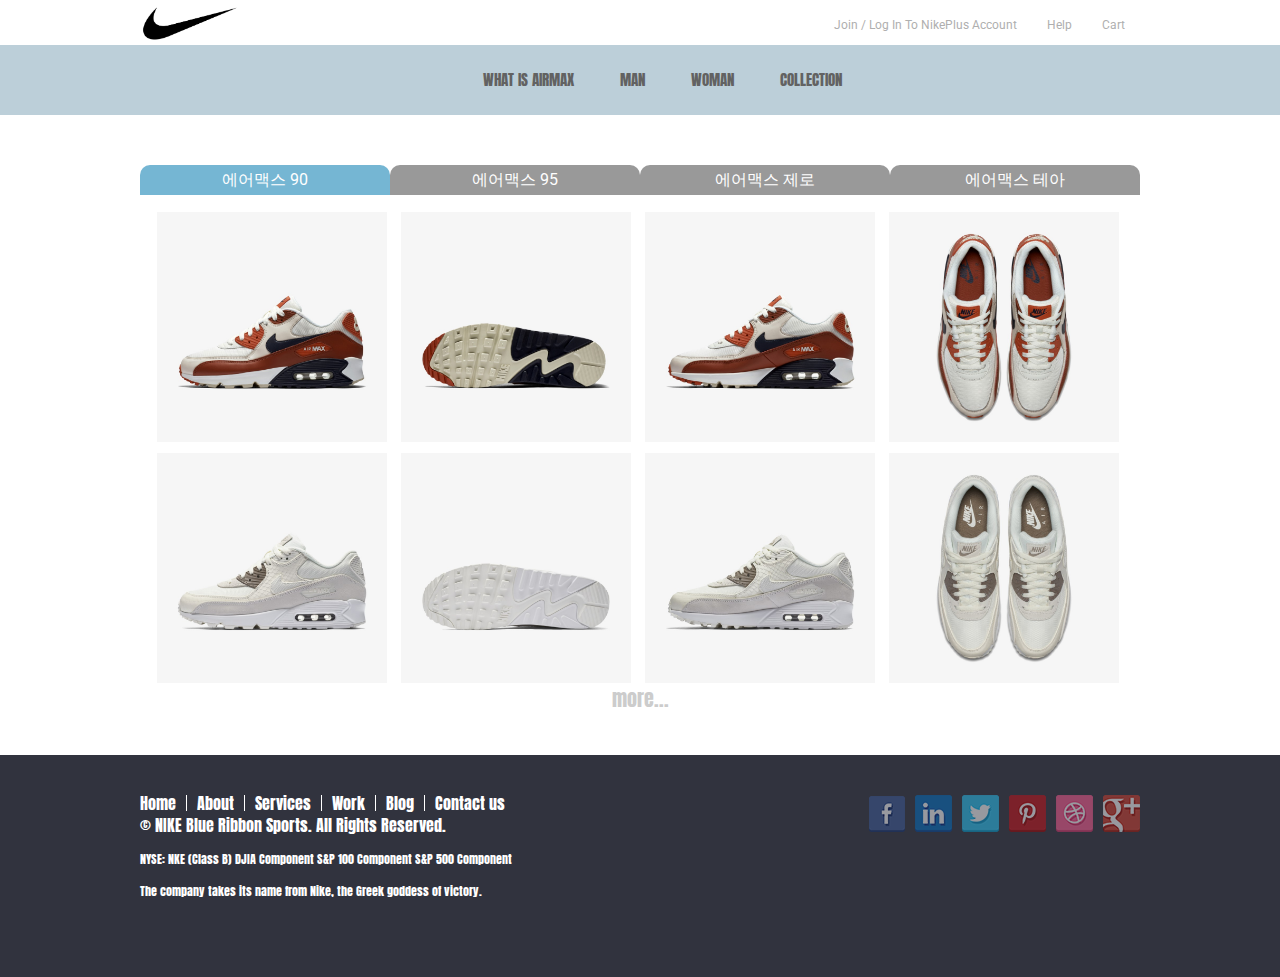
<file: collection.html>
<!DOCTYPE html>
<html>
    <head>
        <meta charset="utf-8">
        <title></title>
        <link href="https://fonts.googleapis.com/css?family=Anton" rel="stylesheet">
        <link href="https://fonts.googleapis.com/css?family=Roboto" rel="stylesheet">
        <link rel="stylesheet" href="css/collection.css">
    </head>
    <body>
        <div class="navigation">
            <h1><a href="./example-1.html"><img src="img/logo_nike.png" width="100" height="37" alt="BLUEBOX" /></a></h1>
            <link href="https://fonts.googleapis.com/css?family=Roboto" rel="stylesheet">
            
            <ul>
                    <li><a href="#">Join / Log In To NikePlus Account</a></li>
                    <li><a href="#">Help</a></li>
                    <li><a href="#">Cart</a></li>
                    
                </ul>
        </div>
        <hr>
        <div class="subtit">
            <div>
                <ul>
                    <li><a href="./example-1.html">WHAT IS AIRMAX</a></li>
                    <li><a href="./man.html">MAN</a></li>
                    <li><a href="./woman.html">WOMAN</a></li>
                    <li><a href="./collection.html">COLLECTION</a></li>
                </ul>
            </div>
        </div>

        
        <div id="tab-menu" class="tab-menu">
            <ul>
              <li><a href="#" class="selected">에어맥스 90</a></li>
              <li><a href="#">에어맥스 95</a></li>
              <li><a href="#">에어맥스 제로</a></li>
              <li><a href="#">에어맥스 테아</a></li>
            </ul>
        </div>
        <div class="tab-container">
          <div class="tab-content selected">
                <div id="product_img">       
                        <img id="product1" src="img/coll/1-1.jpg" width="230" alt="">
                        <img id="product2" src="img/coll/1-2.jpg" width="230" alt="">
                        <img id="product3" src="img/coll/1-3.jpg" width="230" alt="">
                        <img id="product4" src="img/coll/1-4.jpg" width="230" alt="">
                 </div>
                 <div id="product_img">       
                        <img id="product1" src="img/coll/2-1.jpg" width="230" alt="">
                        <img id="product2" src="img/coll/2-2.jpg" width="230" alt="">
                        <img id="product3" src="img/coll/2-3.jpg" width="230" alt="">
                        <img id="product4" src="img/coll/2-4.jpg" width="230" alt="">
                 </div>
                 <ul><li><center><a href="#"> more...</a></center></li></ul>
          </div>
          <div class="tab-content">
                <div id="product_img">       
                        <img id="product1" src="img/coll/3-1.jpg" width="230" alt="">
                        <img id="product2" src="img/coll/3-2.jpg" width="230" alt="">
                        <img id="product3" src="img/coll/3-3.jpg" width="230" alt="">
                        <img id="product4" src="img/coll/3-4.jpg" width="230" alt="">
                 </div>
                 <div id="product_img">       
                        <img id="product1" src="img/coll/4-1.jpg" width="230" alt="">
                        <img id="product2" src="img/coll/4-2.jpg" width="230" alt="">
                        <img id="product3" src="img/coll/4-3.jpg" width="230" alt="">
                        <img id="product4" src="img/coll/4-4.jpg" width="230" alt="">
                 </div>
                 <ul><li><center><a href="#"> more...</a></center></li></ul>
          </div>
          <div class="tab-content">
                <div id="product_img">       
                        <img id="product1" src="img/coll/5-1.png" width="230" alt="">
                        <img id="product2" src="img/coll/5-2.png" width="230" alt="">
                        <img id="product3" src="img/coll/5-3.png" width="230" alt="">
                        <img id="product4" src="img/coll/5-4.png" width="230" alt="">
                 </div>
                 <div id="product_img">       
                        <img id="product1" src="img/coll/6-1.png" width="230" alt="">
                        <img id="product2" src="img/coll/6-2.png" width="230" alt="">
                        <img id="product3" src="img/coll/6-3.png" width="230" alt="">
                        <img id="product4" src="img/coll/6-4.png" width="230" alt="">
                 </div>
                 <ul><li><center><a href="#"> more...</a></center></li></ul>
          </div>
          <div class="tab-content">
                <div id="product_img">       
                        <img id="product1" src="img/coll/7-1.png" width="230" alt="">
                        <img id="product2" src="img/coll/7-2.png" width="230" alt="">
                        <img id="product3" src="img/coll/7-3.png" width="230" alt="">
                        <img id="product4" src="img/coll/7-4.png" width="230" alt="">
                 </div>
                 <div id="product_img">       
                        <img id="product1" src="img/coll/8-1.png" width="230" alt="">
                        <img id="product2" src="img/coll/8-2.png" width="230" alt="">
                        <img id="product3" src="img/coll/8-3.png" width="230" alt="">
                        <img id="product4" src="img/coll/8-4.png" width="230" alt="">
                 </div>
                 <ul><li><center><a href="#"> more...</a></center></li></ul>
          </div>
        </div>
        <script src="./js/script.js" type="text/javascript"></script>
        

        <div class="footer">
            <div class="wrapper">
                <div class="copy">
                    <ul>
                        <li><a href="#">Home</a></li>
                        <li><a href="#">About</a></li>
                        <li><a href="#">Services</a></li>
                        <li><a href="#">Work</a></li>
                        <li><a href="#">Blog</a></li>
                        <li><a href="#">Contact us</a></li>
                    </ul>
                    <p>© NIKE Blue Ribbon Sports.  All Rights Reserved.</p>
                    <p class="stxt">NYSE: NKE (Class B)
                            DJIA Component
                            S&P 100 Component
                            S&P 500 Component</p>
                            <p class="stxt"> The company takes its name from Nike, the Greek goddess of victory.</p>
                </div>
                <div class="snswrap">
                    <ul>
                        <li><img src="img/sns-1.png" /></li>
                        <li><img src="img/sns-2.png" /></li>
                        <li><img src="img/sns-3.png" /></li>
                        <li><img src="img/sns-4.png" /></li>
                        <li><img src="img/sns-5.png" /></li>
                        <li><img src="img/sns-6.png" /></li>
                    </ul>
                </div>
                <hr />
            </div>
        </div>
    </body>
</html>
</file>
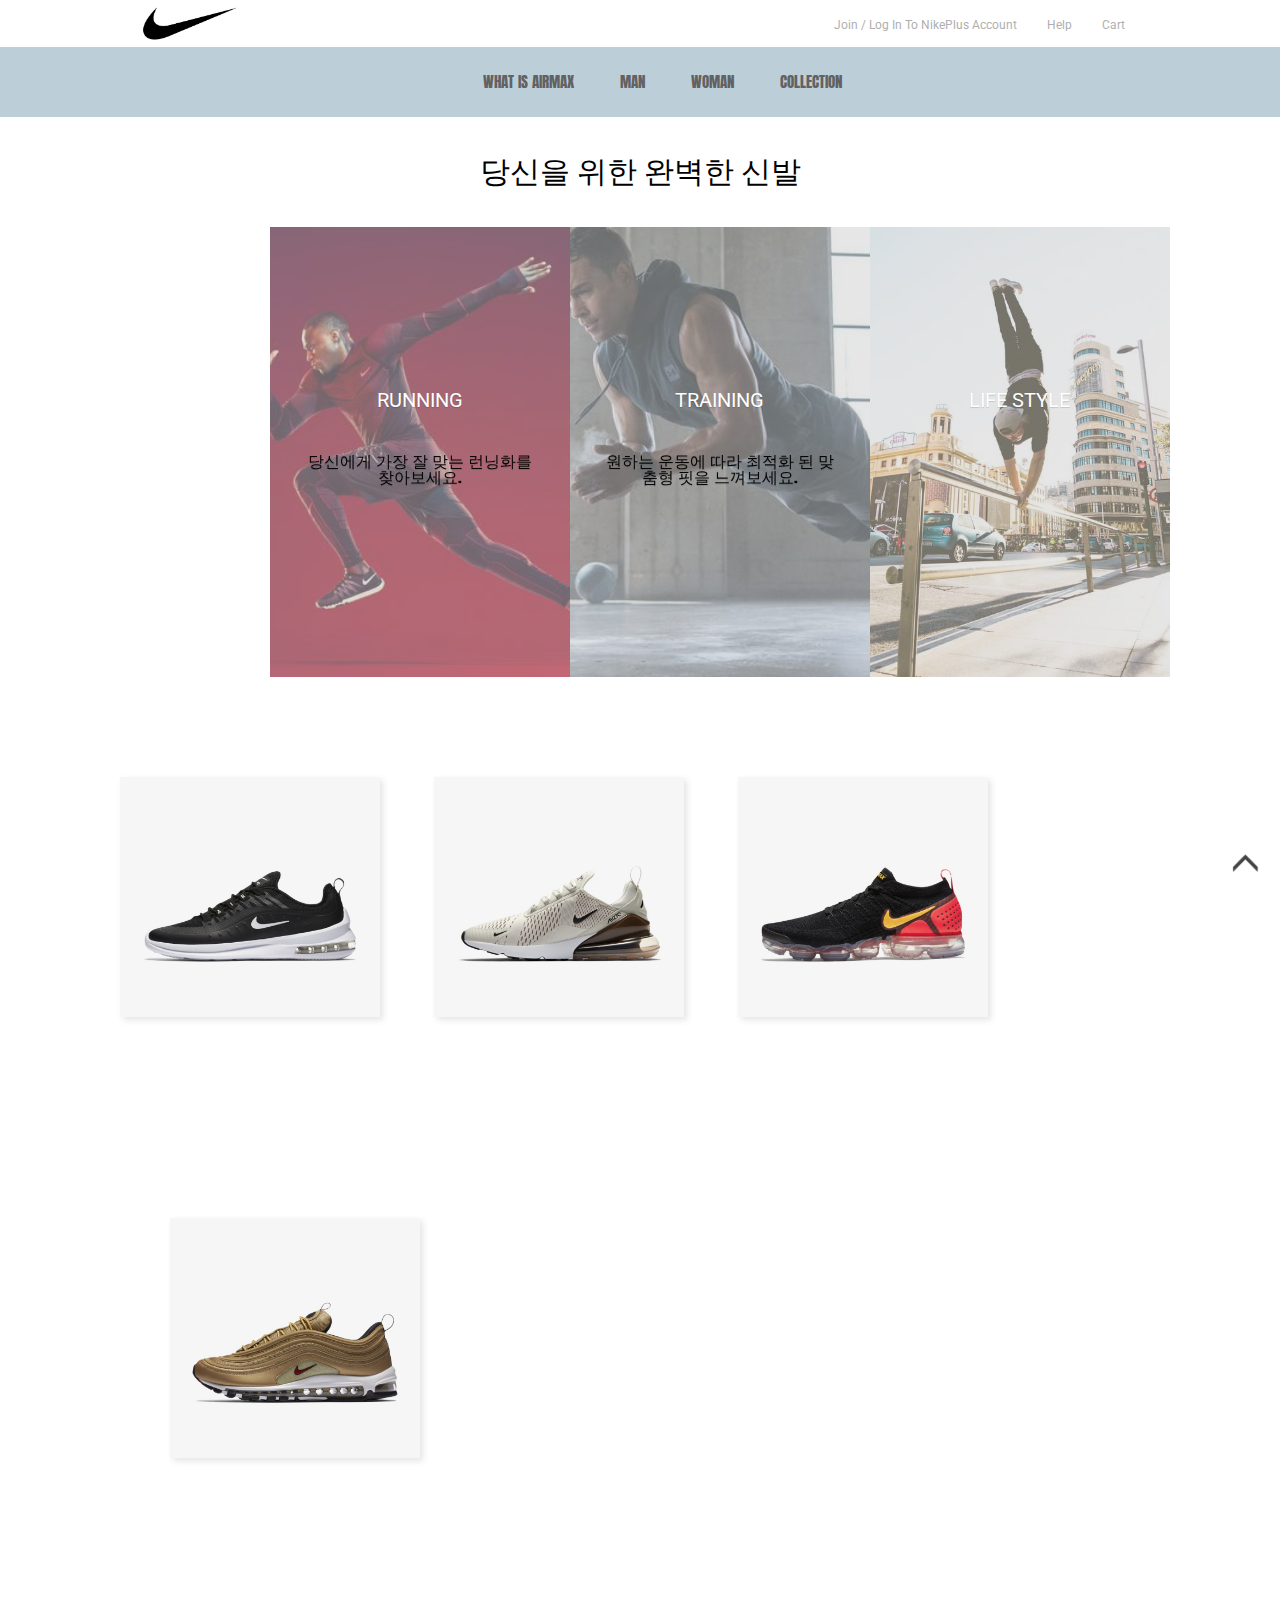
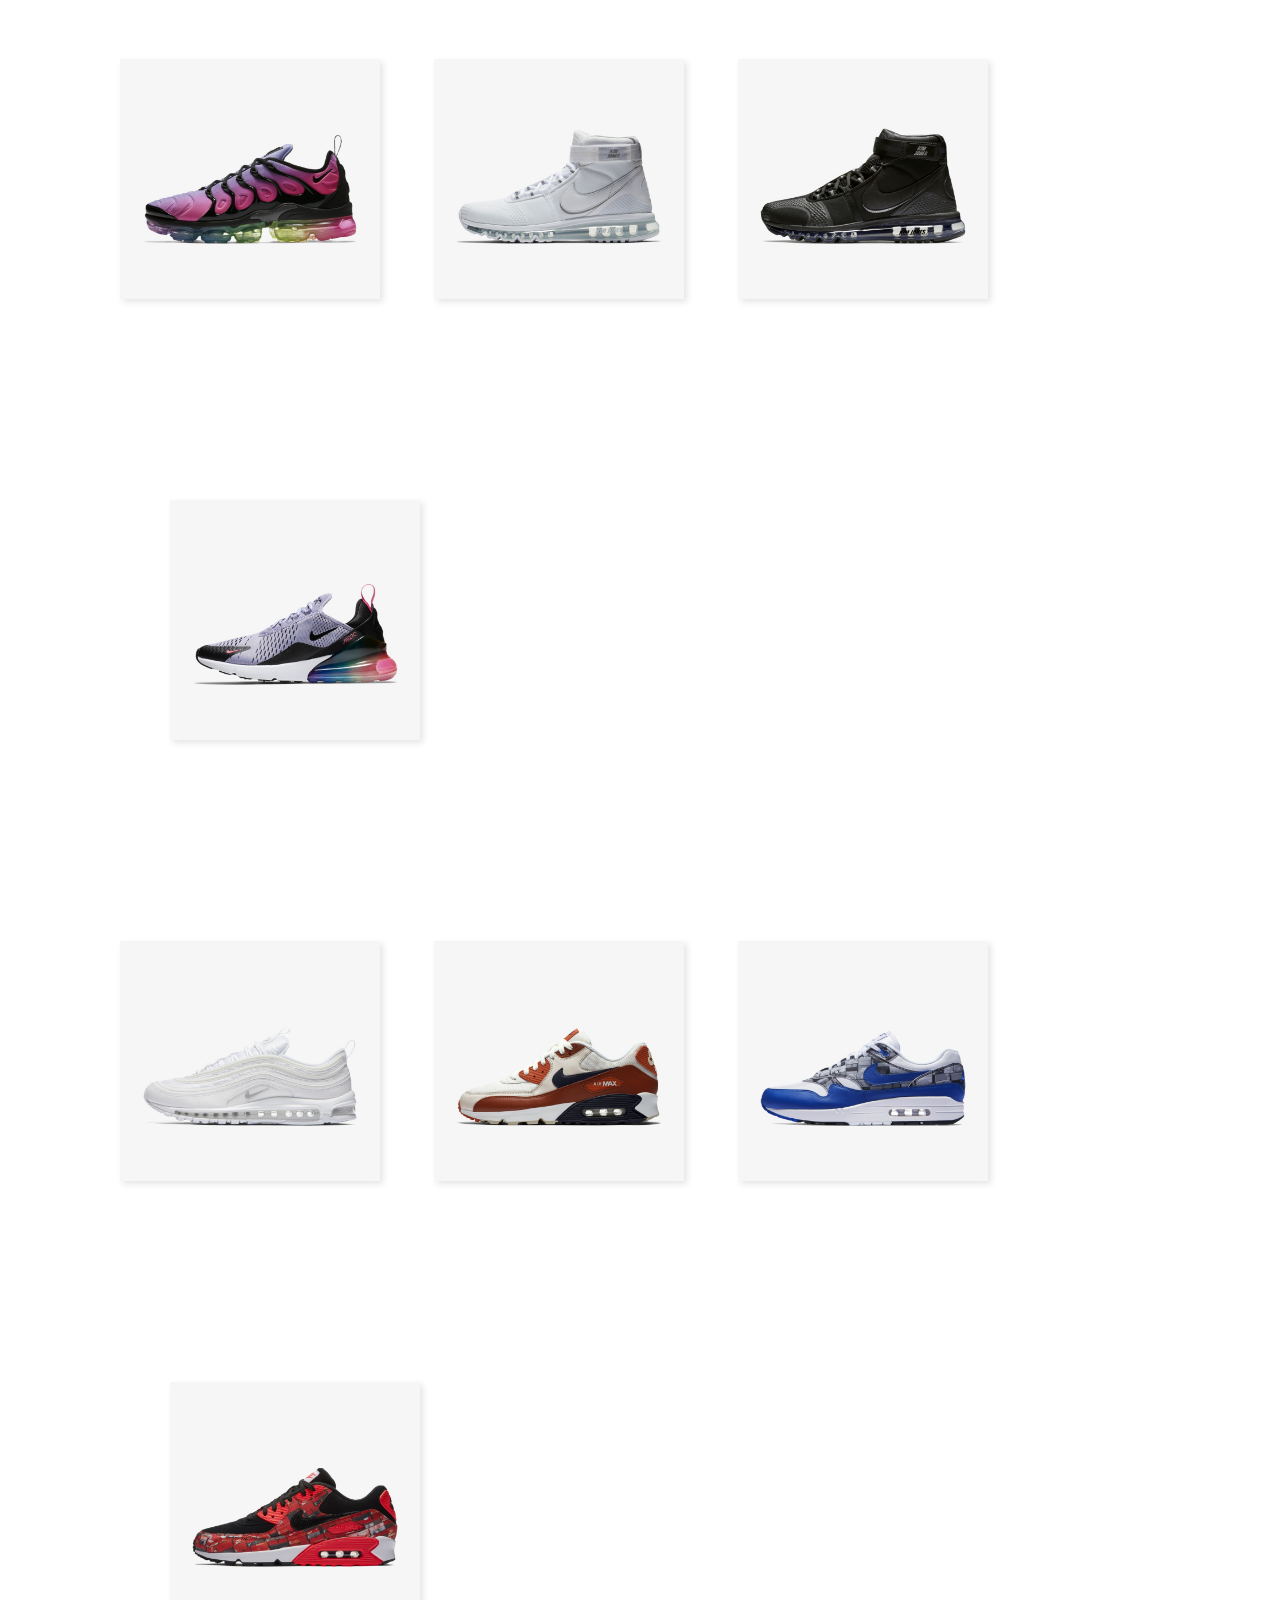
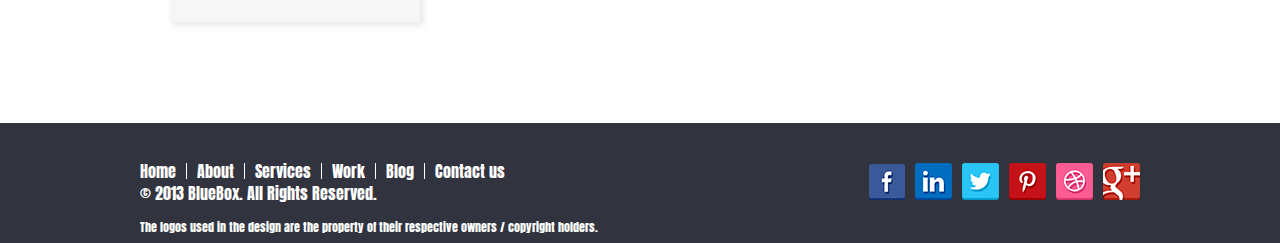
<file: man.html>
<!DOCTYPE html>
<html>
    <head>
        <meta charset="utf-8">
        <title>document</title>
        <link rel="stylesheet" href="./css/man.css">
        <link href="https://fonts.googleapis.com/css?family=Anton" rel="stylesheet">
        <link href="https://fonts.googleapis.com/css?family=Roboto" rel="stylesheet">
        
    </head>
    
    <body>
       
        <div class="navigation">
            <h1><a href="./example-1.html"><img src="img/logo_nike.png" width="100" height="37" alt="BLUEBOX" /></a></h1>
            
            <ul>
                    <li><a href="#">Join / Log In To NikePlus Account</a></li>
                    <li><a href="#">Help</a></li>
                    <li><a href="#">Cart</a></li>
                    
                </ul>
        </div>
        <hr />
        <div class="subtit">
            <div>
                <ul>
                    <li><a href="./example-1.html">WHAT IS AIRMAX</a></li>
                    <li><a href="./man.html">MAN</a></li>
                    <li><a href="./woman.html">WOMAN</a></li>
                    <li><a href="./collection.html">COLLECTION</a></li>
                </ul>
            </div>
        </div>
        <h1><center><bold>당신을 위한 완벽한 신발</bold></center></h1>
        <div id="accordion-menu" class="accordion-menu">
            
                <div id="accordion-menu-1" class="menu-item">
                    <figure><img src="img/run_man.jpg"></figure>
                    <a href="#"><span>RUNNING</span></a>
                    <p><span>당신에게 가장 잘 맞는 런닝화를 찾아보세요.</span></p>
                </div>
                <div id="accordion-menu-2" class="menu-item">
                    <figure><img src="./img/tr.dms"></figure>
                    <p><span>원하는 운동에 따라 최적화 된 맞춤형 핏을 느껴보세요.</span></p>
                    <a href="#"><span>TRAINING</span></a>
                </div>
                <div id="accordion-menu-3" class="menu-item">
                    <figure><img src="./img/li.dms"></figure>
                    <p><span></span></p>
                    <a href="#"><span>LIFE STYLE</span></a>
                </div>
            
            </div>



        <div id="contents">
         <div id="product_img">      
                <img id="product1" src="img/man/man_1.jpg" alt="">
                <img id="product2" src="img/man/man_2.jpg" alt="">
                <img id="product3" src="img/man/man_3.jpg" alt="">
                <img id="product4" src="img/man/man_4.jpg" alt="">
         </div>
         <div id="product_img">       
                <img id="product1" src="img/man/man_5.jpg" alt="">
                <img id="product2" src="img/man/man_6.jpg" alt="">
                <img id="product3" src="img/man/man_7.jpg" alt="">
                <img id="product4" src="img/man/man_8.jpg" alt="">
         </div>
         <div id="product_img">       
                <img id="product1" src="img/man/man_9.jpg" alt="">
                <img id="product2" src="img/man/man_10.jpg" alt="">
                <img id="product3" src="img/man/man_11.jpg" alt="">
                <img id="product4" src="img/man/man_12.jpg" alt="">
         </div>
        </div>

        <div class=TOP>
            <a href="#"><img src="img/up.png" width="30" height="30" alt="위로 가기 아이콘" title="위로 가기"></a>
        </div>
        <div class="footer">
                <div class="wrapper">
                    <div class="copy">
                        <ul>
                            <li><a href="#">Home</a></li>
                            <li><a href="#">About</a></li>
                            <li><a href="#">Services</a></li>
                            <li><a href="#">Work</a></li>
                            <li><a href="#">Blog</a></li>
                            <li><a href="#">Contact us</a></li>
                        </ul>
                        <p>© 2013 BlueBox.  All Rights Reserved.</p>
                        <p class="stxt">The logos used in the design are the property of their respective owners / copyright holders.</p>
                    </div>
                    <div class="snswrap">
                        <ul>
                            <li><img src="img/sns-1.png" /></li>
                            <li><img src="img/sns-2.png" /></li>
                            <li><img src="img/sns-3.png" /></li>
                            <li><img src="img/sns-4.png" /></li>
                            <li><img src="img/sns-5.png" /></li>
                            <li><img src="img/sns-6.png" /></li>
                        </ul>
                    </div>
      </div>
      </div>
      <script src="./js/man.js" type="text/javascript"></script>
    </body>
    
</html>
</file>
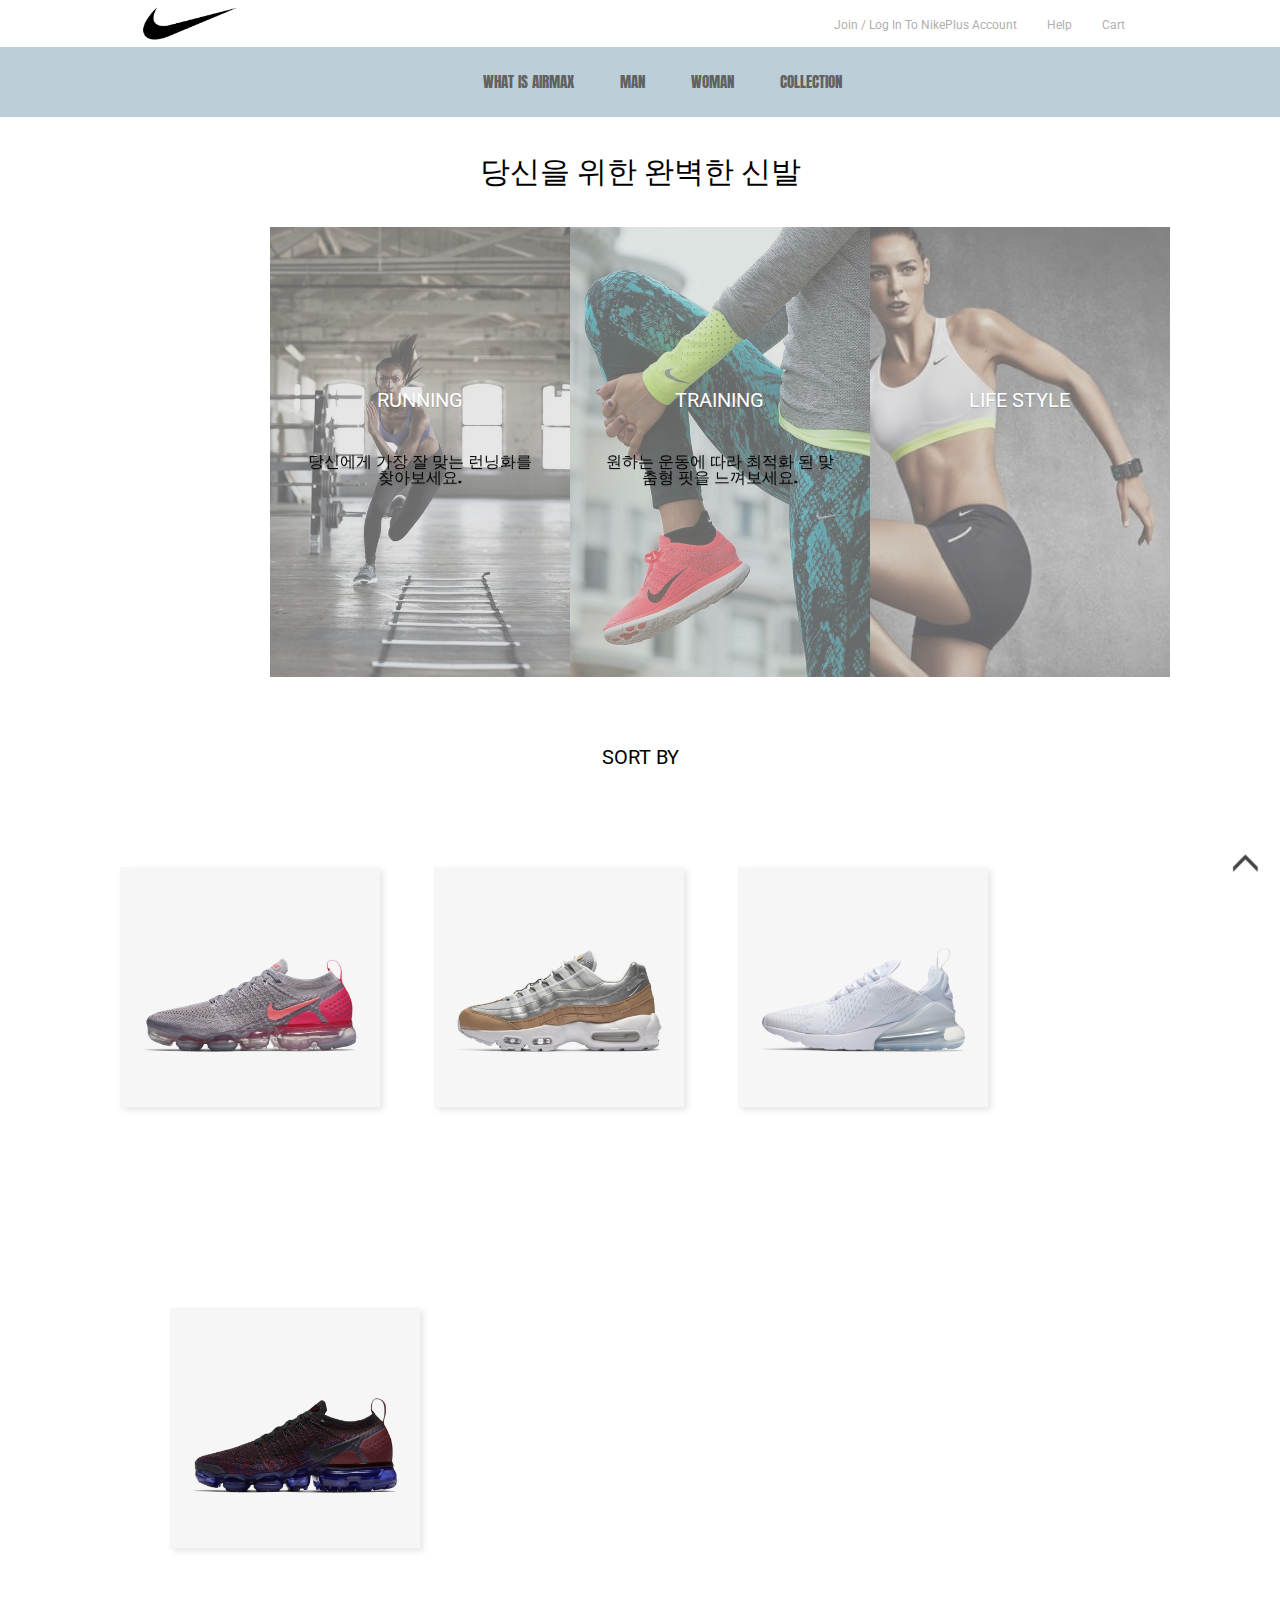
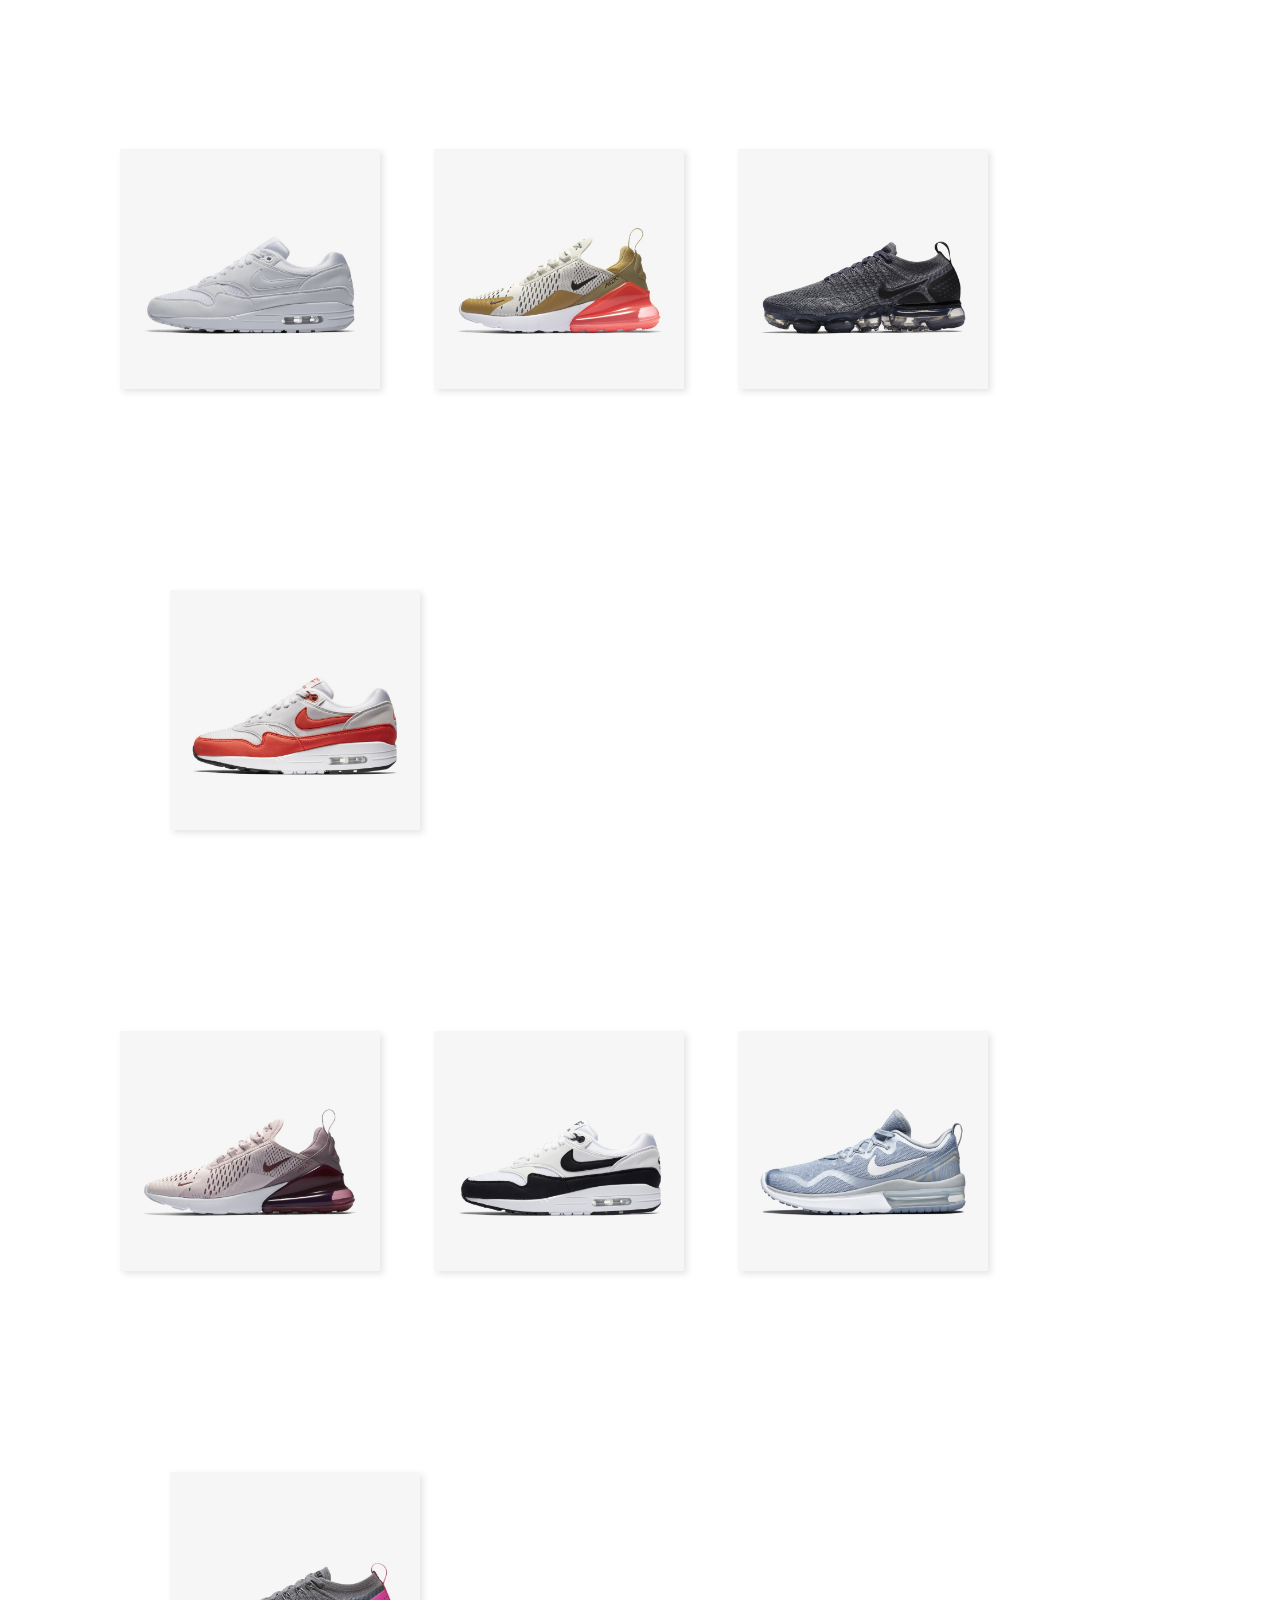
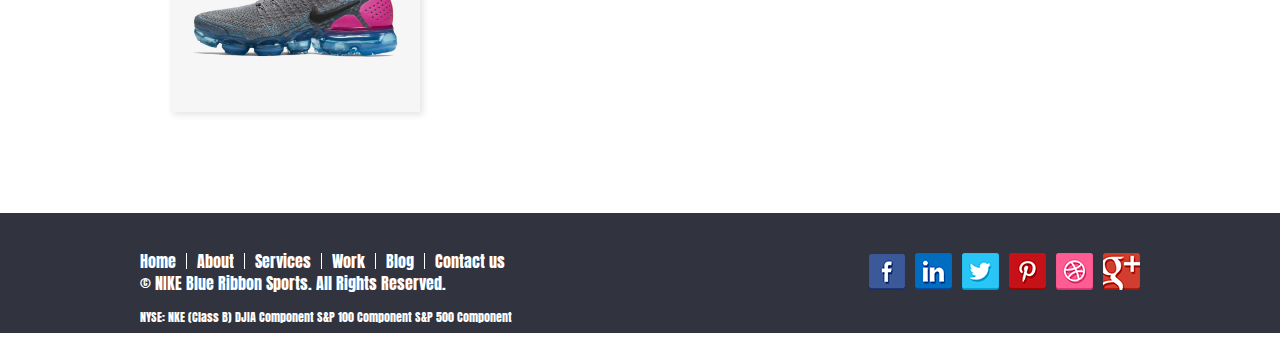
<file: woman.html>
<!DOCTYPE html>
<html>
    <head>
        <meta charset="utf-8">
        <title>document</title>
        <link rel="stylesheet" href="./css/woman.css">
        <link href="https://fonts.googleapis.com/css?family=Anton" rel="stylesheet">
        <link href="https://fonts.googleapis.com/css?family=Roboto" rel="stylesheet">
    </head>
    
    <body>
       
        <div class="navigation">
            <h1><a href="./example-1.html"><img src="img/logo_nike.png" width="100" height="37" alt="BLUEBOX" /></a></h1>
            
            <ul>
                    <li><a href="#">Join / Log In To NikePlus Account</a></li>
                    <li><a href="#">Help</a></li>
                    <li><a href="#">Cart</a></li>
                    
                </ul>
        </div>
        <hr />
        <div class="subtit">
            <div>
                <ul>
                    <li><a href="./example-1.html">WHAT IS AIRMAX</a></li>
                    <li><a href="./man.html">MAN</a></li>
                    <li><a href="./woman.html">WOMAN</a></li>
                    <li><a href="./collection.html">COLLECTION</a></li>
                </ul>
            </div>
        </div>

        <h1><center><bold>당신을 위한 완벽한 신발</bold></center></h1>
        <div id="accordion-menu" class="accordion-menu">
                
                <div id="accordion-menu-1" class="menu-item">
                    <figure><img src="img/run.dms"></figure>
                    <a href="#"><span>RUNNING</span></a>
                    <p><span>당신에게 가장 잘 맞는 런닝화를 찾아보세요.</span></p>
                </div>
                <div id="accordion-menu-2" class="menu-item">
                    <figure><img src="./img/t.jpg"></figure>
                    <p><span>원하는 운동에 따라 최적화 된 맞춤형 핏을 느껴보세요.</span></p>
                    <a href="#"><span>TRAINING</span></a>
                </div>
                <div id="accordion-menu-3" class="menu-item">
                    <figure><img src="./img/l.jpg"></figure>
                    <p><span></span></p>
                    <a href="#"><span>LIFE STYLE</span></a>
                </div>
            
            </div>

            <h2><center><bold>SORT BY</bold></center></h2>
        <div id="contents">
         <div id="product_img">       
                <img id="product1" src="img/woman/woman_1.jpg" alt="">
                <img id="product2" src="img/woman/woman_2.jpg" alt="">
                <img id="product3" src="img/woman/woman_3.jpg" alt="">
                <img id="product4" src="img/woman/woman_4.jpg" alt="">
         </div>
         <div id="product_img">       
                <img id="product1" src="img/woman/woman_5.jpg" alt="">
                <img id="product2" src="img/woman/woman_6.jpg" alt="">
                <img id="product3" src="img/woman/woman_7.jpg" alt="">
                <img id="product4" src="img/woman/woman_8.jpg" alt="">
         </div>
         <div id="product_img">       
                <img id="product1" src="img/woman/woman_9.jpg" alt="">
                <img id="product2" src="img/woman/woman_10.jpg" alt="">
                <img id="product3" src="img/woman/woman_11.jpg" alt="">
                <img id="product4" src="img/woman/woman_12.jpg" alt="">
         </div>
        </div>

        <div class=TOP>
            <a href="#"><img src="img/up.png" width="30" height="30" alt="위로 가기 아이콘" title="위로 가기"></a>
        </div>
        <div class="footer">
                <div class="wrapper">
                    <div class="copy">
                        <ul>
                            <li><a href="#">Home</a></li>
                            <li><a href="#">About</a></li>
                            <li><a href="#">Services</a></li>
                            <li><a href="#">Work</a></li>
                            <li><a href="#">Blog</a></li>
                            <li><a href="#">Contact us</a></li>
                        </ul>
                        <p>© NIKE Blue Ribbon Sports.  All Rights Reserved.</p>
                    <p class="stxt">NYSE: NKE (Class B)
                            DJIA Component
                            S&P 100 Component
                            S&P 500 Component</p>
                            <p class="stxt"> The company takes its name from Nike, the Greek goddess of victory.</p>
                    </div>
                    <div class="snswrap">
                        <ul>
                            <li><img src="img/sns-1.png" /></li>
                            <li><img src="img/sns-2.png" /></li>
                            <li><img src="img/sns-3.png" /></li>
                            <li><img src="img/sns-4.png" /></li>
                            <li><img src="img/sns-5.png" /></li>
                            <li><img src="img/sns-6.png" /></li>
                        </ul>
                    </div>
      </div>
      </div>
      <script src="./js/man.js" type="text/javascript"></script>
    </body>
    
</html>
</file>
<file: css/collection.css>
/* http://meyerweb.com/eric/tools/css/reset/ 
   v2.0 | 20110126
   License: none (public domain)
*/

html, body, div, span, applet, object, iframe,
h1, h2, h3, h4, h5, h6, p, blockquote, pre,
a, abbr, acronym, address, big, cite, code,
del, dfn, em, img, ins, kbd, q, s, samp,
small, strike, strong, sub, sup, tt, var,
b, u, i, center,
dl, dt, dd, ol, ul, li,
fieldset, form, label, legend,
table, caption, tbody, tfoot, thead, tr, th, td,
article, aside, canvas, details, embed, 
figure, figcaption, footer, header, hgroup, 
menu, nav, output, ruby, section, summary,
time, mark, audio, video {
	margin: 0;
	padding: 0;
	border: 0;
	font-size: 100%;
	font: inherit;
	vertical-align: baseline;
}
/* HTML5 display-role reset for older browsers */
article, aside, details, figcaption, figure, 
footer, header, hgroup, menu, nav, section {
	display: block;
}
body {
    line-height: 1;
    font-family: 'Anton', sans-serif;
    
}
ol, ul {
	list-style: none;
}
blockquote, q {
	quotes: none;
}
blockquote:before, blockquote:after,
q:before, q:after {
	content: '';
	content: none;
}
table {
	border-collapse: collapse;
	border-spacing: 0;
}

.navigation {
    margin:0 auto;
    width:1000px;
    font-family: 'Roboto', sans-serif;
}
.navigation h1 {float:left; margin-top:5px;}
.navigation ul {float:right;}
.navigation ul li {float:left;}
.navigation ul li a {
    font-size:12px;
    color:#afafaf;
    text-decoration:none;
    padding:0 15px;
    display:block;
    height:30px;
    line-height:50px;
}
.navigation ul li a:hover {
    color:#00aeff;
}

hr {clear:both;margin:0;border:0;}

.subtit {background-color: #bccfd9;}
.subtit div {
    margin:0 auto;
    width:1000px;
    height:70px;
}
.subtit div h2 {
    float:left;
    font-size:48px;
    color:#626262;
    line-height:70px;
}
.subtit div ul {
    float:left;
    padding-left:320px;
}
.subtit div ul li {float:left;}
.subtit div ul li a {
    font-size:15px;
    line-height:70px;
    color:#626262;
    text-decoration:none;
    padding:0 23px;
}
.subtit div ul li a:hover {
    color: #000;
}
.tab-menu{width:1000px;margin:0 auto;margin-top:50px;font-family: 'Roboto', sans-serif;}
 .tab-menu ul{display:flex}
 .tab-menu li{flex:1;height:30px;}
 .tab-menu li a{position:relative;display:block;width:100%;height:100%;background-color:#999;text-transform:uppercase;text-align:center;color:#fff;line-height:30px;border-radius: 10px 10px 0 0;text-decoration: none;}
 .tab-menu li a.selected{background-color:#75b6d3;cursor:default}
 .tab-container{width:1000px; height:520px; margin:0 auto;box-sizing:border-box; margin-bottom: 40px;}
 .tab-container .tab-content{display:none;padding:12px;height:550px;box-sizing:border-box}
 .tab-container .tab-content img { padding:5px}
 .tab-container .tab-content ul li a {
 color:#ccc;
    font-size: 20px;
    padding: 30px;
    text-decoration: none;
 } 
 .tab-container .tab-content ul li a:hover {
    font-size: 20px;
    padding: 30px;
    text-decoration: none;
    color:#000
 } 
  .tab-container .tab-content.selected{display:block} 


.TOP {
    position:fixed; 
    bottom:20px; 
    right:20px;
}

.footer {
    background-color:#31333e;
}
.footer .wrapper {
    width:1000px;
    margin:0 auto;
    padding:40px 0 80px;
}
.footer .wrapper .copy {
    float:left;color:#FFF;
}
.footer .wrapper .copy ul {
    display:inline-block;padding-bottom:5px;
}
.footer .wrapper .copy ul li {
    float:left;
    border-left:1px solid #FFF;
    margin-left:10px;
    padding-left:10px;
}
.footer .wrapper .copy ul li:first-child {
    border:0;
    margin:0;
    padding:0;
}
.footer .wrapper .copy ul li a {
    color:#FFF;
    text-decoration: none;
}
.footer .wrapper .copy p.stxt {
    padding-top:20px;
    font-size:12px;
}
.footer .wrapper .snswrap {
    float:right;
}
.footer .wrapper .snswrap ul li {
    float:left;
    padding-left:10px;
}


.footer .wrapper .snswrap ul li {
    float:left;
    padding-left:10px;
    opacity: 0.5;
}
.footer .wrapper .snswrap ul li:hover {
    float:left;
    padding-left:10px;
    opacity: 1;
}
</file>
<file: css/man.css>
/* http://meyerweb.com/eric/tools/css/reset/ 
   v2.0 | 20110126
   License: none (public domain)
*/

html, body, div, span, applet, object, iframe,
h1, h2, h3, h4, h5, h6, p, blockquote, pre,
a, abbr, acronym, address, big, cite, code,
del, dfn, em, img, ins, kbd, q, s, samp,
small, strike, strong, sub, sup, tt, var,
b, u, i, center,
dl, dt, dd, ol, ul, li,
fieldset, form, label, legend,
table, caption, tbody, tfoot, thead, tr, th, td,
article, aside, canvas, details, embed, 
figure, figcaption, footer, header, hgroup, 
menu, nav, output, ruby, section, summary,
time, mark, audio, video {
	margin: 0;
	padding: 0;
	border: 0;
	font-size: 100%;
	font: inherit;
	vertical-align: baseline;
}
/* HTML5 display-role reset for older browsers */
article, aside, details, figcaption, figure, 
footer, header, hgroup, menu, nav, section {
	display: block;
}
body {
    line-height: 1;
    font-family: 'Anton', sans-serif;
}
ol, ul {
	list-style: none;
}
blockquote, q {
	quotes: none;
}
blockquote:before, blockquote:after,
q:before, q:after {
	content: '';
	content: none;
}
table {
	border-collapse: collapse;
	border-spacing: 0;
}

.navigation {
    margin:0 auto;
    width:1000px;
    font-family: 'Roboto', sans-serif;
}
.navigation h1 {float:left; margin-top:5px;}
.navigation ul {float:right;}
.navigation ul li {float:left;}
.navigation ul li a {
    font-size:12px;
    color:#afafaf;
    text-decoration:none;
    padding:0 15px;
    display:block;
    height:30px;
    line-height:50px;
}
.navigation ul li a:hover {
    color:#00aeff;
}


hr {clear:both;margin:0;border:0;}

.subtit {background-color:#bccfd9;}
.subtit div {
    margin:0 auto;
    width:1000px;
    height:70px;
}
.subtit div h2 {
    float:left;
    font-size:48px;
    color:#626262;
    line-height:70px;
}
.subtit div ul {
    float:left;
    padding-left:320px;
}
.subtit div ul li {float:left;}
.subtit div ul li a {
    font-size:15px;
    line-height:70px;
    color:#626262;
    text-decoration:none;
    padding:0 23px;
}
.subtit div ul li a:hover {
    color: #000;
}

.accordion-menu{
    width:900px;
    height:450px;
    margin: 40px 270px auto;
    /*
    margin-top:100px;
    margin-right:auto;
    margin-left:auto;
    */
    background-color:#ccc
}
h1 {
    font-size:30px;
    margin-top : 40px;
    font-family: 'Roboto', sans-serif;
}

h2 {
    font-size:20px;
    margin-top : 70px;
    font-family: 'Roboto', sans-serif;
}
.accordion-menu::after{
    content:'';
    display:block;
    position:relative;
    clear:both
}
.accordion-menu .menu-item{
    position:relative;
    float:left;
    width:33.333%;
    height:100%;
    transition:width 300ms ease-in-out
}
/* .accordion-menu .menu-item:nth-of-type(1){
    background-color:red
}
.accordion-menu .menu-item:nth-of-type(2){
    background-color:blue
}
.accordion-menu .menu-item:nth-of-type(3){
    background-color:purple
}
.accordion-menu .menu-item:nth-of-type(4){
    background-color:gray
} */
.accordion-menu .menu-item figure{
    position:absolute;
    top:0;
    left:0;
    width:100%;
    height:100%;
    opacity: 0.5;
    
}
.accordion-menu .menu-item figure img{
    display:block;
    width:100%;
    height:100%;
    object-fit:cover
}
.accordion-menu .menu-item a{
    display:block;
    position:absolute;
    z-index:100;
    top:0;
    right:0;
    bottom:0;
    left:0;
    width:100%;
    height:100%;
    color:#fff;
    text-transform:uppercase;
    text-align:center;
    font-size:20px;
    line-height:30px
}
.accordion-menu .menu-item a span{
    display:inline-block;
    position:absolute;
    top:35%;
    font-family: 'Roboto', sans-serif;
 
    
    /* transform:translateX(-50%) translateY(-50%); */
    transform:translateX(-50%);
    vertical-align:top;
    text-shadow:0 1px 1px rgba(0,0,0,0.15)
}
.accordion-menu .menu-item a span::before{
    content:'';
    display:block;
    position:absolute;
    bottom:0;
    left:50%;
    width:0;
    height:0;
    border-bottom:1px solid #fff;
    transform:translateX(-50%);
    transition:width 200ms ease-in-out
}
.accordion-menu .menu-item a:hover span::before{
    width:100%
}
.accordion-menu .menu-item p{
    display:block;
    position:absolute;
    top:0;
    right:0;
    bottom:0;
    left:0;
    width:100%;
    height:100%
}
.accordion-menu .menu-item p span{
    display:block;
    position:absolute;
    width:100%;
    top:50%;
    padding-right:30px;
    padding-left:30px;
    text-align:center;
    word-break:break-all;
    box-sizing:border-box;
    opacity:0.95;
    text-shadow:0 1px 1px rgba(0,0,0,0.15)
}

#contents {
    margin: 0 120px;
}

#product_img img {
-webkit-filter: drop-shadow(3px 3px 3px rgba(13, 0, 0, 0.1))
}
#product1 {
    margin-top: 100px;
    width: 260px;
    height: 240px;
    cursor: pointer;
    margin-bottom: 100px;
    
}
#product1:hover {
    opacity: 0.4;
    filter: alpha(opacity=40);
}
#product2 {
    margin-top: 100px;
    width: 250px;
    height: 240px;
    margin-left: 50px;
    cursor: pointer;
    margin-bottom: 100px;
}
 #product2:hover {
    opacity: 0.4;
    filter: alpha(opacity=40);
}
#product3 {
    margin-top: 100px;
    width: 250px;
    height: 240px;
    margin-left: 50px;
    cursor: pointer;
    margin-bottom: 100px;
}
 #product3:hover {
    opacity: 0.4;
    filter: alpha(opacity=40);
}
#product4 {
    margin-top: 100px;
    width: 250px;
    height: 240px;
    margin-left: 50px;
    cursor: pointer;
    margin-bottom: 100px;
}
 #product4:hover {
    opacity: 0.4;
    filter: alpha(opacity=40);
}
.TOP {
    position:fixed; 
    bottom:20px; 
    right:20px;
}

.footer {
    background-color:#31333e;
}
.footer .wrapper {
    width:1000px;
    margin:0 auto;
    padding:40px 0 80px;
}
.footer .wrapper .copy {
    float:left;color:#FFF;
}
.footer .wrapper .copy ul {
    display:inline-block;padding-bottom:5px;
}
.footer .wrapper .copy ul li {
    float:left;
    border-left:1px solid #FFF;
    margin-left:10px;
    padding-left:10px;
}
.footer .wrapper .copy ul li:first-child {
    border:0;
    margin:0;
    padding:0;
}
.footer .wrapper .copy ul li a {
    color:#FFF;
    text-decoration: none;
}
.footer .wrapper .copy p.stxt {
    padding-top:20px;
    font-size:12px;
}
.footer .wrapper .snswrap {
    float:right;
}
.footer .wrapper .snswrap ul li {
    float:left;
    padding-left:10px;
}
</file>
<file: css/woman.css>
/* http://meyerweb.com/eric/tools/css/reset/ 
   v2.0 | 20110126
   License: none (public domain)
*/

html, body, div, span, applet, object, iframe,
h1, h2, h3, h4, h5, h6, p, blockquote, pre,
a, abbr, acronym, address, big, cite, code,
del, dfn, em, img, ins, kbd, q, s, samp,
small, strike, strong, sub, sup, tt, var,
b, u, i, center,
dl, dt, dd, ol, ul, li,
fieldset, form, label, legend,
table, caption, tbody, tfoot, thead, tr, th, td,
article, aside, canvas, details, embed, 
figure, figcaption, footer, header, hgroup, 
menu, nav, output, ruby, section, summary,
time, mark, audio, video {
	margin: 0;
	padding: 0;
	border: 0;
	font-size: 100%;
	font: inherit;
	vertical-align: baseline;
}
/* HTML5 display-role reset for older browsers */
article, aside, details, figcaption, figure, 
footer, header, hgroup, menu, nav, section {
	display: block;
}
body {
    line-height: 1;

    font-family: 'Anton', sans-serif;
}
ol, ul {
	list-style: none;
}
blockquote, q {
	quotes: none;
}
blockquote:before, blockquote:after,
q:before, q:after {
	content: '';
	content: none;
}
table {
	border-collapse: collapse;
	border-spacing: 0;
}

.navigation {
    margin:0 auto;
    width:1000px;
    font-family: 'Roboto', sans-serif;
}
.navigation h1 {float:left; margin-top:5px;}
.navigation ul {float:right;}
.navigation ul li {float:left;}
.navigation ul li a {
    font-size:12px;
    color:#afafaf;
    text-decoration:none;
    padding:0 15px;
    display:block;
    height:30px;
    line-height:50px;
}
.navigation ul li a:hover {
    color:#00aeff;
}


hr {clear:both;margin:0;border:0;}

.subtit {background-color:#bccfd9;}
.subtit div {
    margin:0 auto;
    width:1000px;
    height:70px;
}
.subtit div h2 {
    float:left;
    font-size:48px;
    color:#626262;
    line-height:70px;
}
.subtit div ul {
    float:left;
    padding-left:320px;
}
.subtit div ul li {float:left;}
.subtit div ul li a {
    font-size:15px;
    line-height:70px;
    color:#626262;
    text-decoration:none;
    padding:0 23px;
}
.subtit div ul li a:hover {
    color: #000;
}



.accordion-menu{
    width:900px;
    height:450px;
    margin: 90px auto;
    margin: 40px 270px auto;
    /*
    margin-top:100px;
    margin-right:auto;
    margin-left:auto;
    */
    background-color:#ccc
}
.accordion-menu::after{
    content:'';
    display:block;
    position:relative;
    clear:both
}
.accordion-menu .menu-item{
    position:relative;
    float:left;
    width:33.333%;
    height:100%;
    transition:width 300ms ease-in-out
}
/* .accordion-menu .menu-item:nth-of-type(1){
    background-color:red
}
.accordion-menu .menu-item:nth-of-type(2){
    background-color:blue
}
.accordion-menu .menu-item:nth-of-type(3){
    background-color:purple
}
.accordion-menu .menu-item:nth-of-type(4){
    background-color:gray
} */

h1 {
    font-size:30px;
    margin-top : 40px;
    font-family: 'Roboto', sans-serif;
    
}
h2 {
    font-size:20px;
    margin-top : 70px;
    font-family: 'Roboto', sans-serif;
}
.accordion-menu .menu-item figure{
    position:absolute;
    top:0;
    left:0;
    width:100%;
    height:100%;
    opacity: 0.5;
    
}
.accordion-menu .menu-item figure img{
    display:block;
    width:100%;
    height:100%;
    object-fit:cover
}
.accordion-menu .menu-item a{
    display:block;
    position:absolute;
    z-index:100;
    top:0;
    right:0;
    bottom:0;
    left:0;
    width:100%;
    height:100%;
    color:#fff;
    text-transform:uppercase;
    text-align:center;
    font-size:20px;
    line-height:30px
}
.accordion-menu .menu-item a span{
    display:inline-block;
    position:absolute;
    top:35%;
    font-family: 'Roboto', sans-serif;
   
    
    /* transform:translateX(-50%) translateY(-50%); */
    transform:translateX(-50%);
    vertical-align:top;
    text-shadow:0 1px 1px rgba(0,0,0,0.15)
}
.accordion-menu .menu-item a span::before{
    content:'';
    display:block;
    position:absolute;
    bottom:0;
    left:50%;
    width:0;
    height:0;
    border-bottom:1px solid #fff;
    transform:translateX(-50%);
    transition:width 200ms ease-in-out
}
.accordion-menu .menu-item a:hover span::before{
    width:100%
}
.accordion-menu .menu-item p{
    display:block;
    position:absolute;
    top:0;
    right:0;
    bottom:0;
    left:0;
    width:100%;
    height:100%
}
.accordion-menu .menu-item p span{
    display:block;
    position:absolute;
    width:100%;
    top:50%;
    padding-right:30px;
    padding-left:30px;
    text-align:center;
    word-break:break-all;
    box-sizing:border-box;
    opacity:0.95;
    text-shadow:0 1px 1px rgba(0,0,0,0.15)
}

#contents {
    margin: 0 120px;
}



#product_img img {
-webkit-filter: drop-shadow(3px 3px 3px rgba(13, 0, 0, 0.1))
}

#product1 {
    margin-top: 100px;
    width: 260px;
    height: 240px;
    cursor: pointer;
    margin-bottom: 100px;
    
}
#product1:hover {
    opacity: 0.4;
    filter: alpha(opacity=40);
}
#product2 {
    margin-top: 100px;
    width: 250px;
    height: 240px;
    margin-left: 50px;
    cursor: pointer;
    margin-bottom: 100px;
}
 #product2:hover {
    opacity: 0.4;
    filter: alpha(opacity=40);
}
#product3 {
    margin-top: 100px;
    width: 250px;
    height: 240px;
    margin-left: 50px;
    cursor: pointer;
    margin-bottom: 100px;
}
 #product3:hover {
    opacity: 0.4;
    filter: alpha(opacity=40);
}
#product4 {
    margin-top: 100px;
    width: 250px;
    height: 240px;
    margin-left: 50px;
    cursor: pointer;
    margin-bottom: 100px;
}
 #product4:hover {
    opacity: 0.4;
    filter: alpha(opacity=40);
}
.TOP {
    position:fixed; 
    bottom:20px; 
    right:20px;
}

.footer {
    background-color:#31333e;
}
.footer .wrapper {
    width:1000px;
    margin:0 auto;
    padding:40px 0 80px;
}
.footer .wrapper .copy {
    float:left;color:#FFF;
}
.footer .wrapper .copy ul {
    display:inline-block;padding-bottom:5px;
}
.footer .wrapper .copy ul li {
    float:left;
    border-left:1px solid #FFF;
    margin-left:10px;
    padding-left:10px;
}
.footer .wrapper .copy ul li:first-child {
    border:0;
    margin:0;
    padding:0;
}
.footer .wrapper .copy ul li a {
    color:#FFF;
    text-decoration: none;
}
.footer .wrapper .copy p.stxt {
    padding-top:20px;
    font-size:12px;
}
.footer .wrapper .snswrap {
    float:right;
}
.footer .wrapper .snswrap ul li {
    float:left;
    padding-left:10px;
}
</file>
